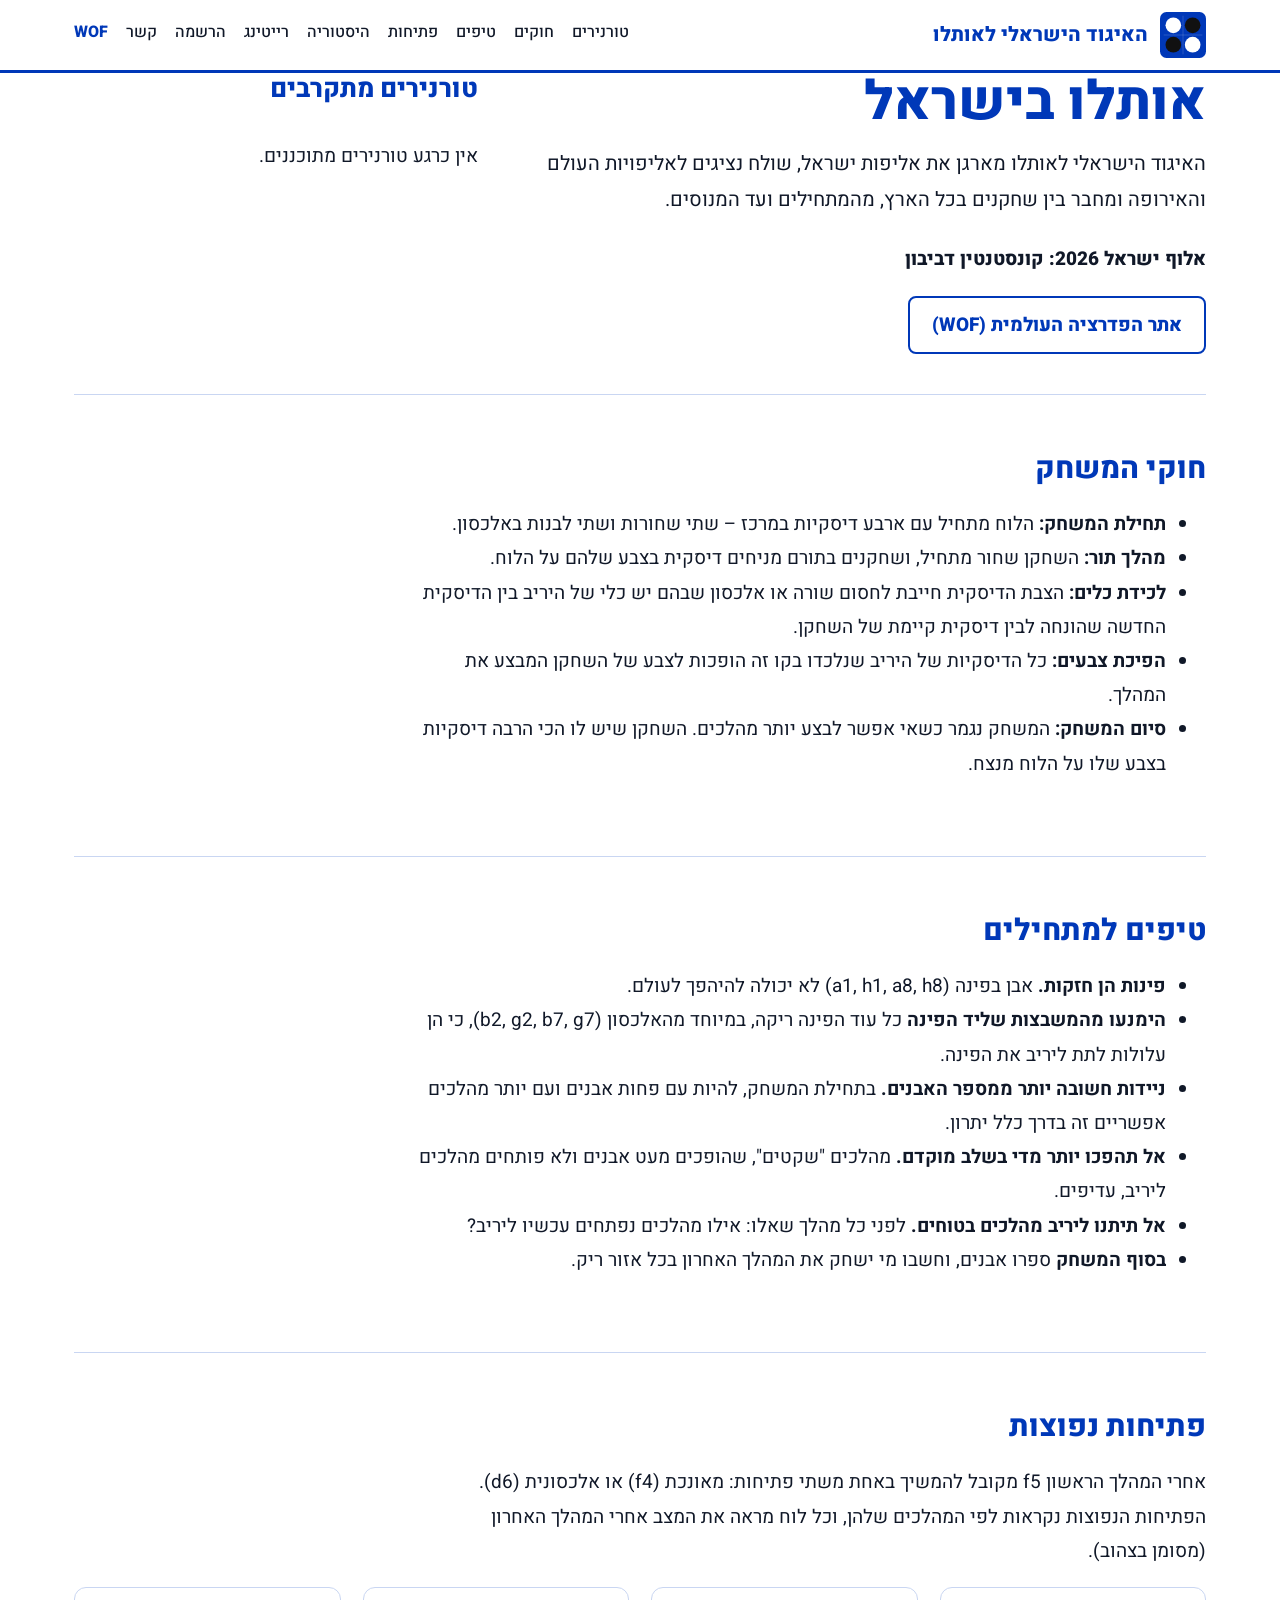
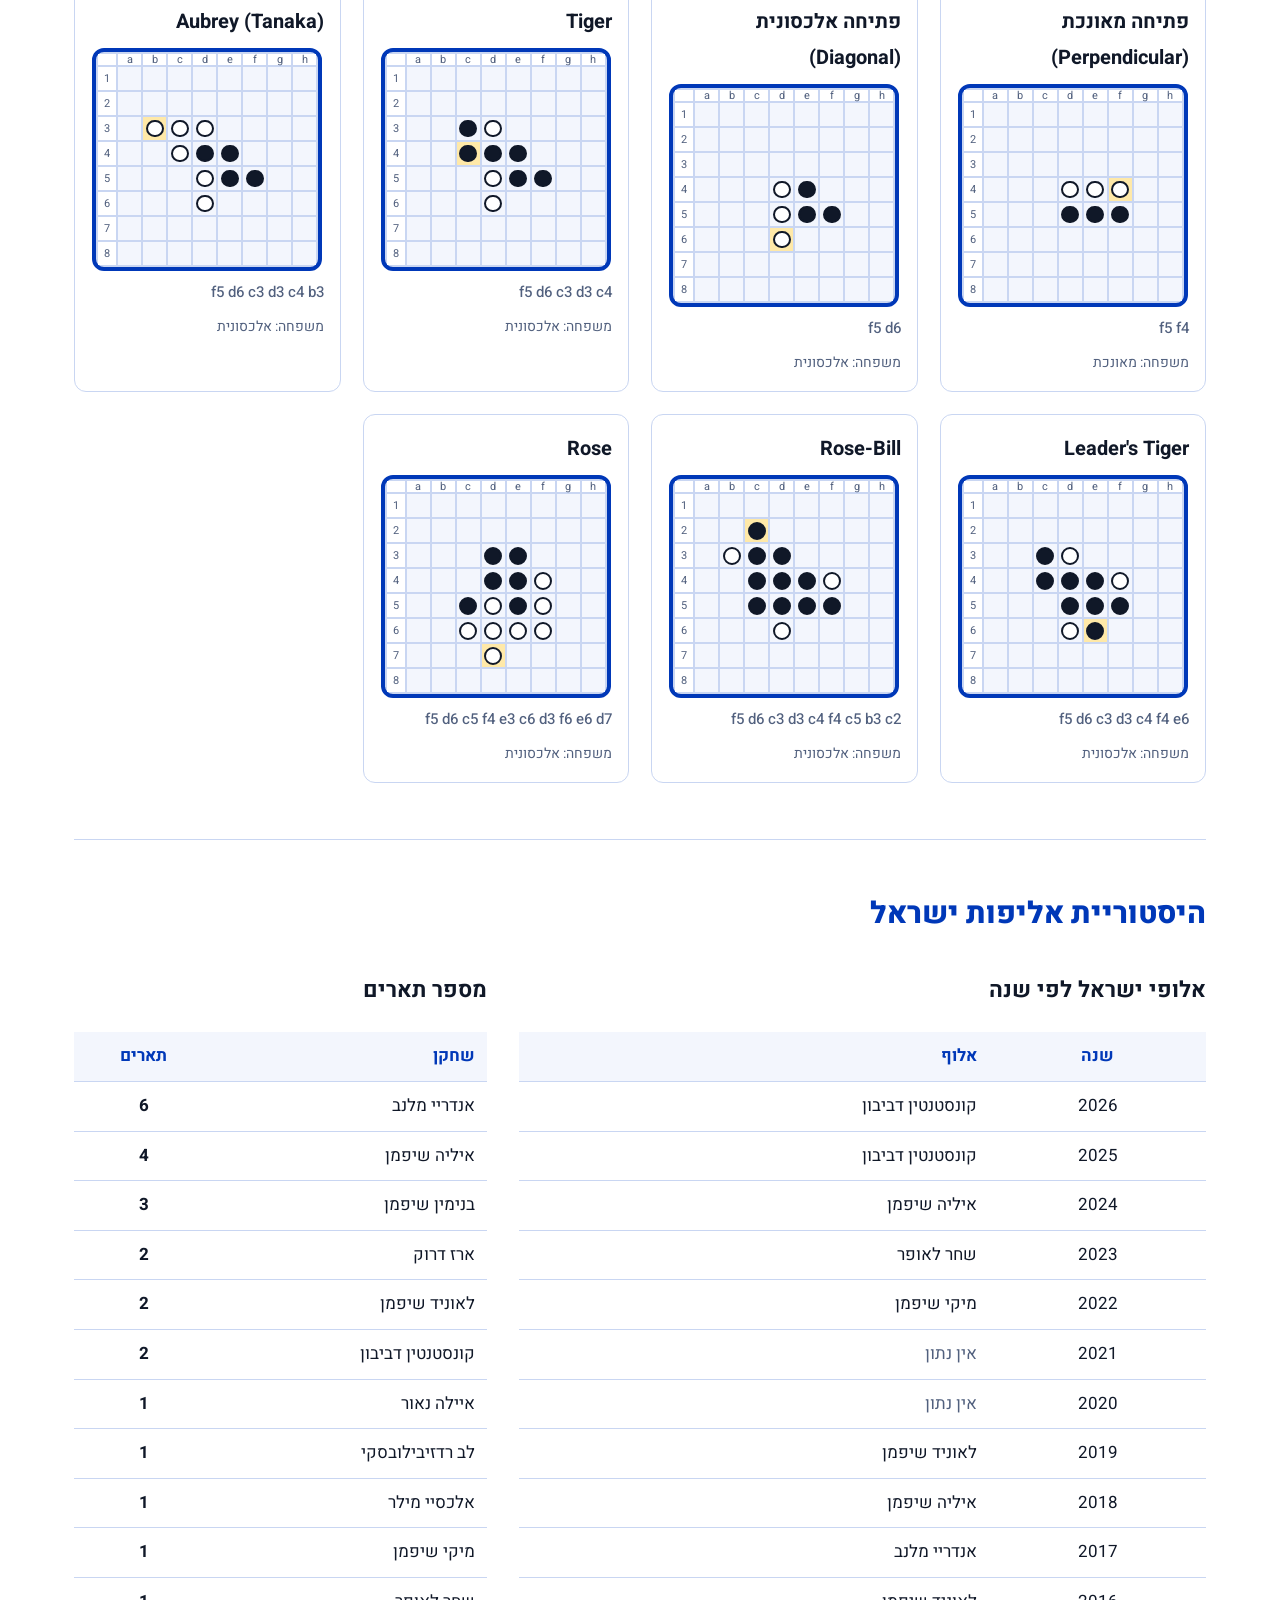
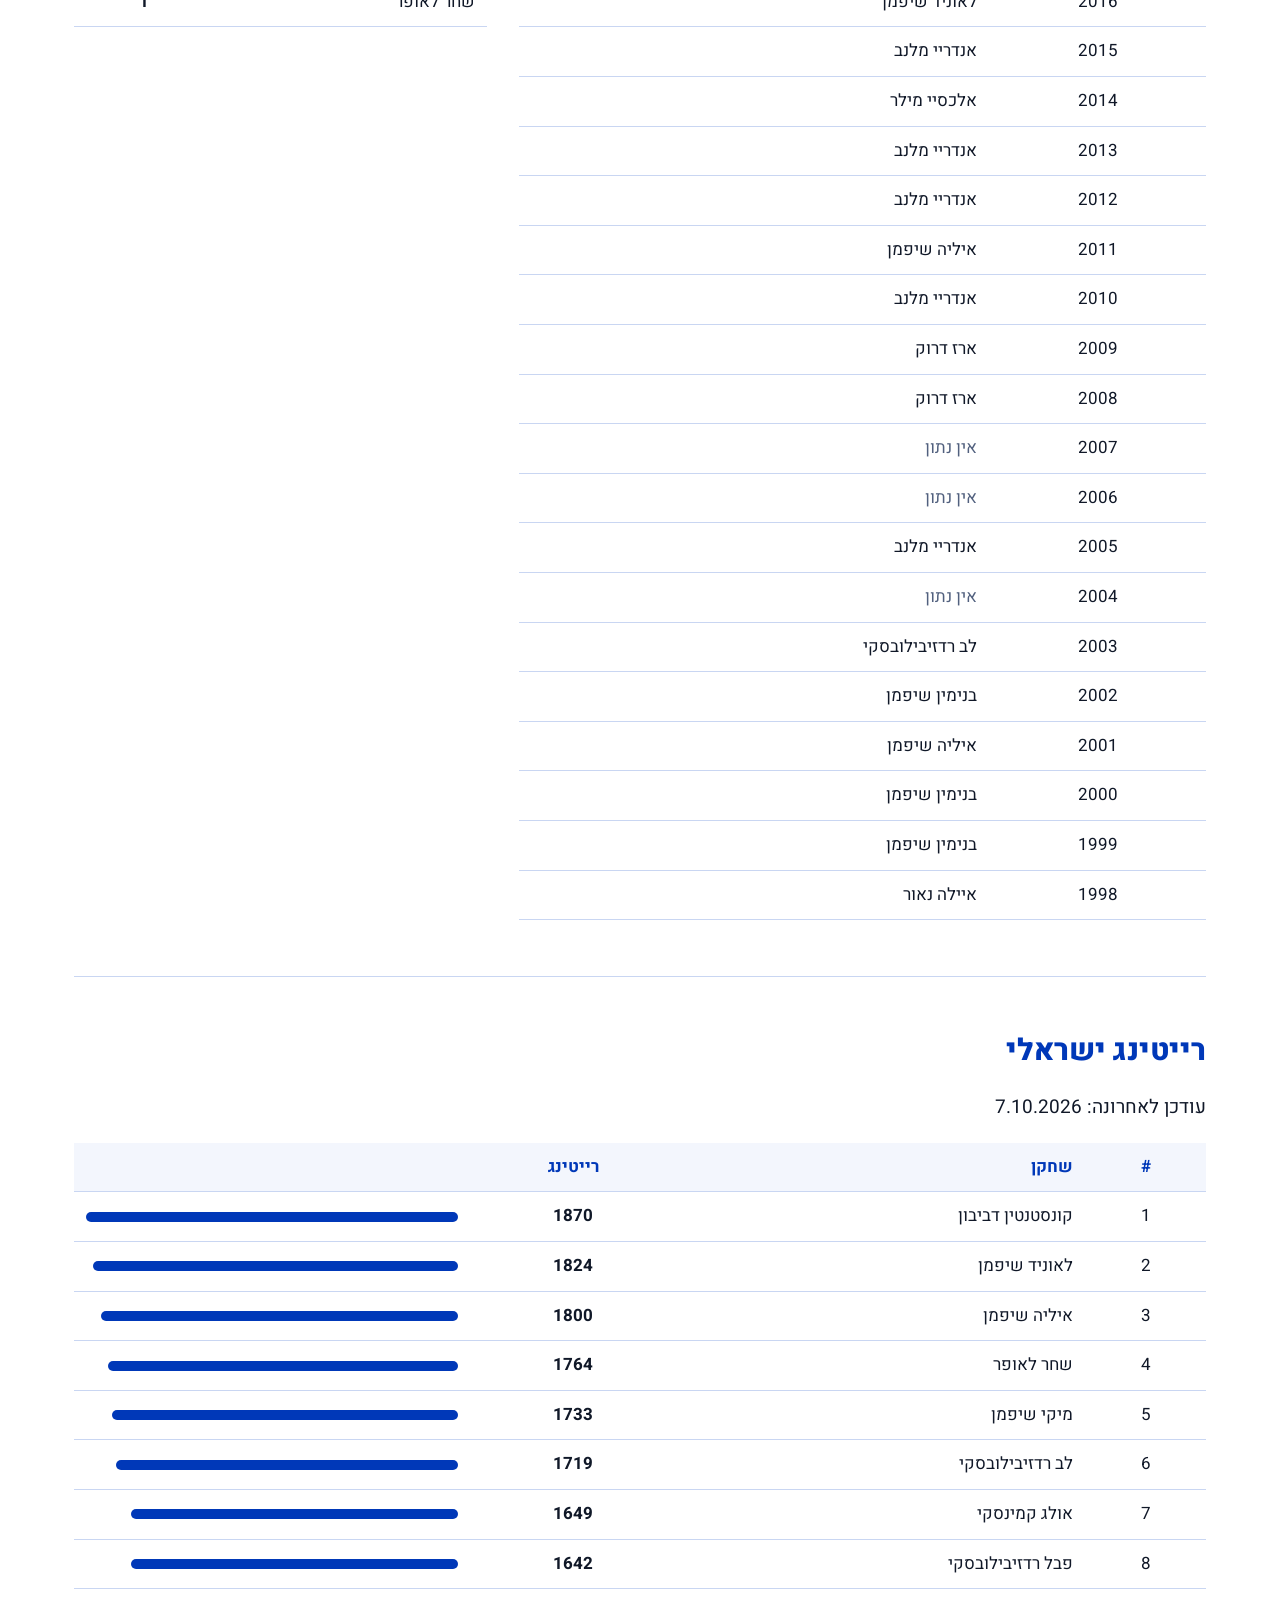
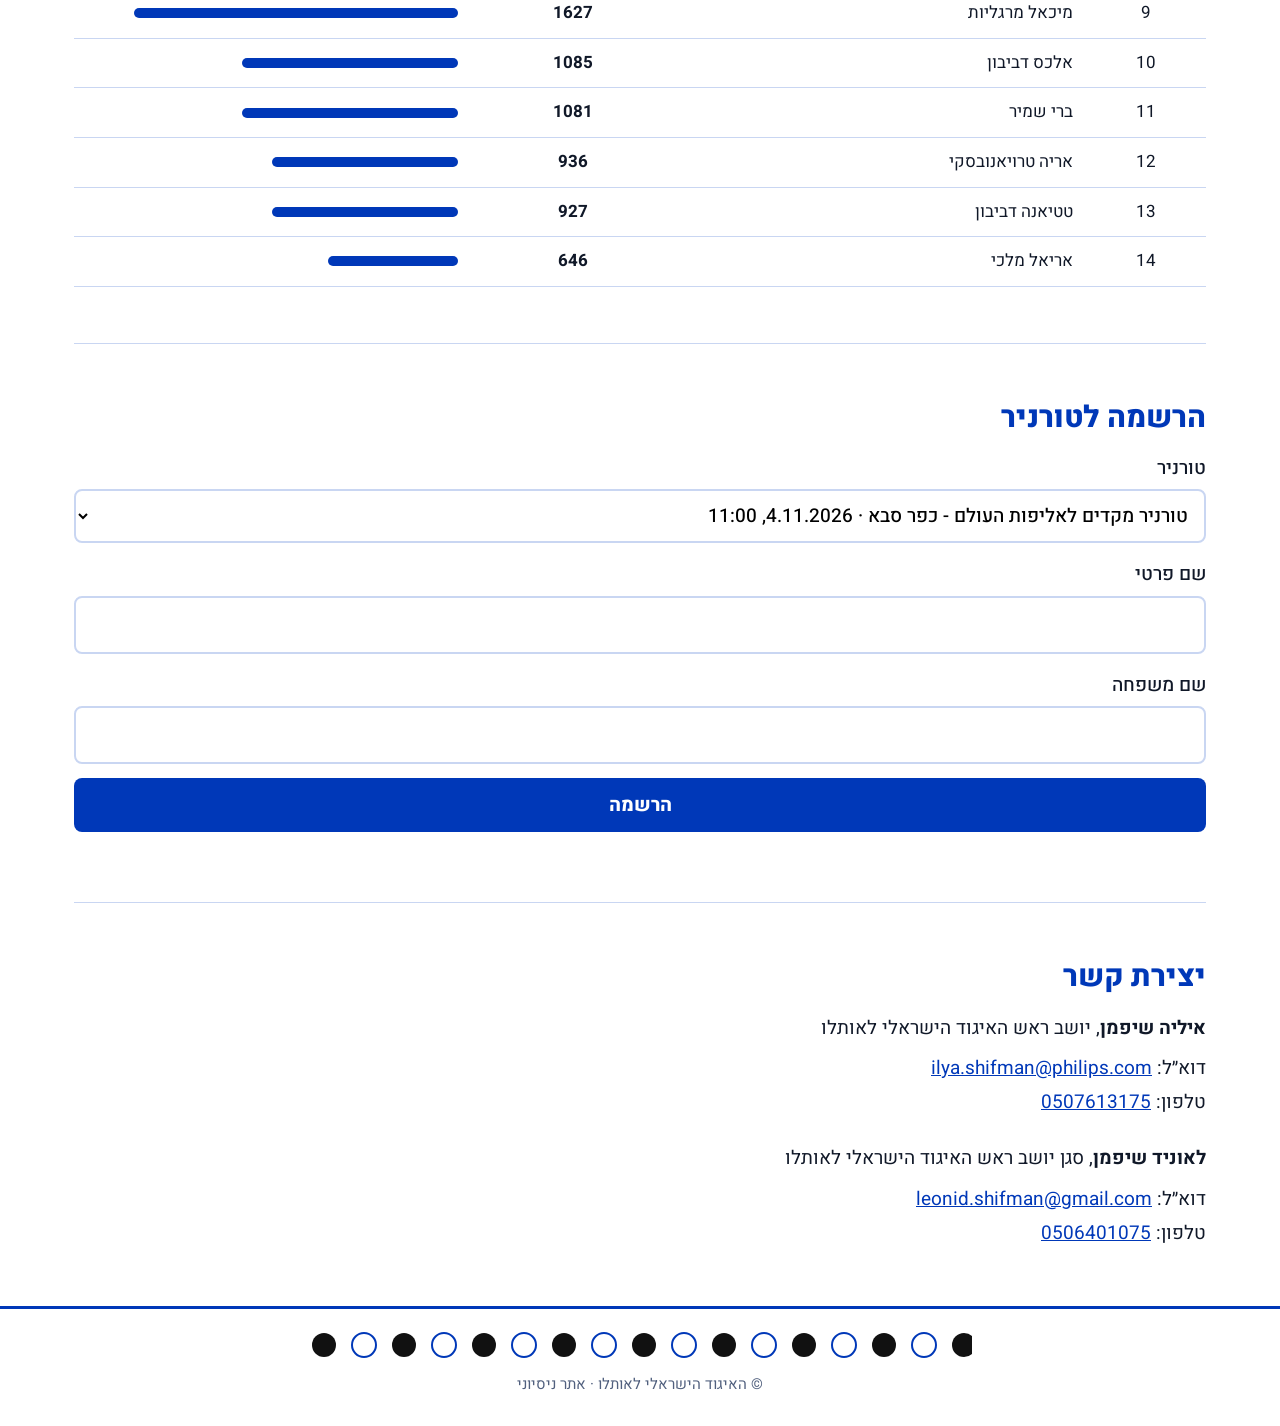
<file: index.html>
<!doctype html>
<html lang="he" dir="rtl">
<head>
<meta charset="utf-8">
<meta name="viewport" content="width=device-width, initial-scale=1">
<title>האיגוד הישראלי לאותלו</title>
<meta name="description" content="האתר של האיגוד הישראלי לאותלו: חוקים, טיפים, חידות, פתיחות, היסטוריה, רייטינג וטורנירים.">
<link rel="preconnect" href="https://fonts.googleapis.com">
<link href="https://fonts.googleapis.com/css2?family=Heebo:wght@400;500;800&display=swap" rel="stylesheet">
<link rel="stylesheet" href="style.css">
</head>
<body>
<header><div class="wrap">
<a class="brand" href="#top"><svg viewBox="0 0 200 200" width="46" height="46" aria-hidden="true"><rect width="200" height="200" rx="28" fill="#0038B8"/><path d="M100 16v168M16 100h168" stroke="#fff" stroke-opacity=".35" stroke-width="2"/><circle cx="58" cy="58" r="34" fill="#fff"/><circle cx="142" cy="58" r="34" fill="#111"/><circle cx="58" cy="142" r="34" fill="#111"/><circle cx="142" cy="142" r="34" fill="#fff"/></svg><span>האיגוד הישראלי לאותלו</span></a>
<nav aria-label="ניווט ראשי"><a href="#upcoming">טורנירים</a><a href="#rules">חוקים</a><a href="#tips">טיפים</a><a href="#openings">פתיחות</a><a href="#history">היסטוריה</a><a href="#rating">רייטינג</a><a href="#tournament">הרשמה</a><a href="#contact">קשר</a><a class="ext" href="https://www.worldothello.org/" target="_blank" rel="noopener">WOF</a></nav>
</div></header>

<main id="top" class="wrap">
<div class="hero" style="padding-bottom:40px">
<div>
<h1>אותלו בישראל</h1>
<p class="lead">האיגוד הישראלי לאותלו מארגן את אליפות ישראל, שולח נציגים לאליפויות העולם והאירופה ומחבר בין שחקנים בכל הארץ, מהמתחילים ועד המנוסים.</p>
<p id="champ" style="font-weight:800"></p>
<div class="btns"><a class="btn alt" href="https://www.worldothello.org/" target="_blank" rel="noopener">אתר הפדרציה העולמית (WOF)</a></div>
</div>
<aside id="upcoming" aria-label="טורנירים מתקרבים"><h2 style="margin:0 0 14px">טורנירים מתקרבים</h2><div class="up" id="up"></div></aside>
</div>

<section id="rules"><h2>חוקי המשחק</h2>
<ul>
<li><b>תחילת המשחק:</b> הלוח מתחיל עם ארבע דיסקיות במרכז – שתי שחורות ושתי לבנות באלכסון.</li>
<li><b>מהלך תור:</b> השחקן שחור מתחיל, ושחקנים בתורם מניחים דיסקית בצבע שלהם על הלוח.</li>
<li><b>לכידת כלים:</b> הצבת הדיסקית חייבת לחסום שורה או אלכסון שבהם יש כלי של היריב בין הדיסקית החדשה שהונחה לבין דיסקית קיימת של השחקן.</li>
<li><b>הפיכת צבעים:</b> כל הדיסקיות של היריב שנלכדו בקו זה הופכות לצבע של השחקן המבצע את המהלך.</li>
<li><b>סיום המשחק:</b> המשחק נגמר כשאי אפשר לבצע יותר מהלכים. השחקן שיש לו הכי הרבה דיסקיות בצבע שלו על הלוח מנצח.</li>
</ul></section>

<section id="tips"><h2>טיפים למתחילים</h2>
<ul>
<li><b>פינות הן חזקות.</b> אבן בפינה (a1, h1, a8, h8) לא יכולה להיהפך לעולם.</li>
<li><b>הימנעו מהמשבצות שליד הפינה</b> כל עוד הפינה ריקה, במיוחד מהאלכסון (b2, g2, b7, g7), כי הן עלולות לתת ליריב את הפינה.</li>
<li><b>ניידות חשובה יותר ממספר האבנים.</b> בתחילת המשחק, להיות עם פחות אבנים ועם יותר מהלכים אפשריים זה בדרך כלל יתרון.</li>
<li><b>אל תהפכו יותר מדי בשלב מוקדם.</b> מהלכים "שקטים", שהופכים מעט אבנים ולא פותחים מהלכים ליריב, עדיפים.</li>
<li><b>אל תיתנו ליריב מהלכים בטוחים.</b> לפני כל מהלך שאלו: אילו מהלכים נפתחים עכשיו ליריב?</li>
<li><b>בסוף המשחק</b> ספרו אבנים, וחשבו מי ישחק את המהלך האחרון בכל אזור ריק.</li>
</ul></section>

<section id="openings"><h2>פתיחות נפוצות</h2>
<p>אחרי המהלך הראשון f5 מקובל להמשיך באחת משתי פתיחות: מאונכת (f4) או אלכסונית (d6). הפתיחות הנפוצות נקראות לפי המהלכים שלהן, וכל לוח מראה את המצב אחרי המהלך האחרון (מסומן בצהוב).</p>
<div class="grid" id="ops"></div></section>

<section id="history"><h2>היסטוריית אליפות ישראל</h2>
<div class="hero" style="gap:32px">
<div><h3>אלופי ישראל לפי שנה</h3><div class="tw"><table><thead><tr><th class="n">שנה</th><th>אלוף</th></tr></thead><tbody id="ch"></tbody></table></div></div>
<div><h3>מספר תארים</h3><div class="tw"><table><thead><tr><th>שחקן</th><th class="n">תארים</th></tr></thead><tbody id="lb"></tbody></table></div></div>
</div>
</section>

<section id="rating"><h2>רייטינג ישראלי</h2>
<p>עודכן לאחרונה: <span id="upd"></span></p>
<div class="tw"><table><thead><tr><th class="n">#</th><th>שחקן</th><th class="n">רייטינג</th><th></th></tr></thead><tbody id="rt"></tbody></table></div></section>

<section id="tournament"><h2>הרשמה לטורניר</h2>
<p id="tnone" hidden>אין כרגע טורניר פתוח להרשמה.</p>
<form id="tform" hidden><label>טורניר<select name="tsel" id="tsel"></select></label><label>שם פרטי<input name="firstName" required maxlength="40" autocomplete="given-name"></label><label>שם משפחה<input name="lastName" required maxlength="40" autocomplete="family-name"></label><button class="btn" type="submit">הרשמה</button><div id="tmsg" aria-live="polite"></div></form></section>

<section id="contact"><h2>יצירת קשר</h2>
<p style="margin:0 0 6px"><b>איליה שיפמן</b>, יושב ראש האיגוד הישראלי לאותלו</p>
<p style="margin:0">דוא״ל: <a class="ltr" href="mailto:ilya.shifman@philips.com">ilya.shifman@philips.com</a></p>
<p style="margin:0">טלפון: <a class="ltr" href="tel:0507613175">0507613175</a></p>
<p style="margin:22px 0 6px"><b>לאוניד שיפמן</b>, סגן יושב ראש האיגוד הישראלי לאותלו</p>
<p style="margin:0">דוא״ל: <a class="ltr" href="mailto:leonid.shifman@gmail.com">leonid.shifman@gmail.com</a></p>
<p style="margin:0">טלפון: <a class="ltr" href="tel:0506401075">0506401075</a></p></section>
</main>

<footer><svg viewBox="0 0 664 32" width="664" height="32" aria-hidden="true" id="strip"></svg>© האיגוד הישראלי לאותלו · אתר ניסיוני</footer>
<button id="totop" type="button" aria-label="חזרה לראש העמוד">↑</button>
<script src="data.js"></script>
<script src="firebase-config.js"></script>
<script type="module" src="app.js"></script>
</body>
</html>
</file>
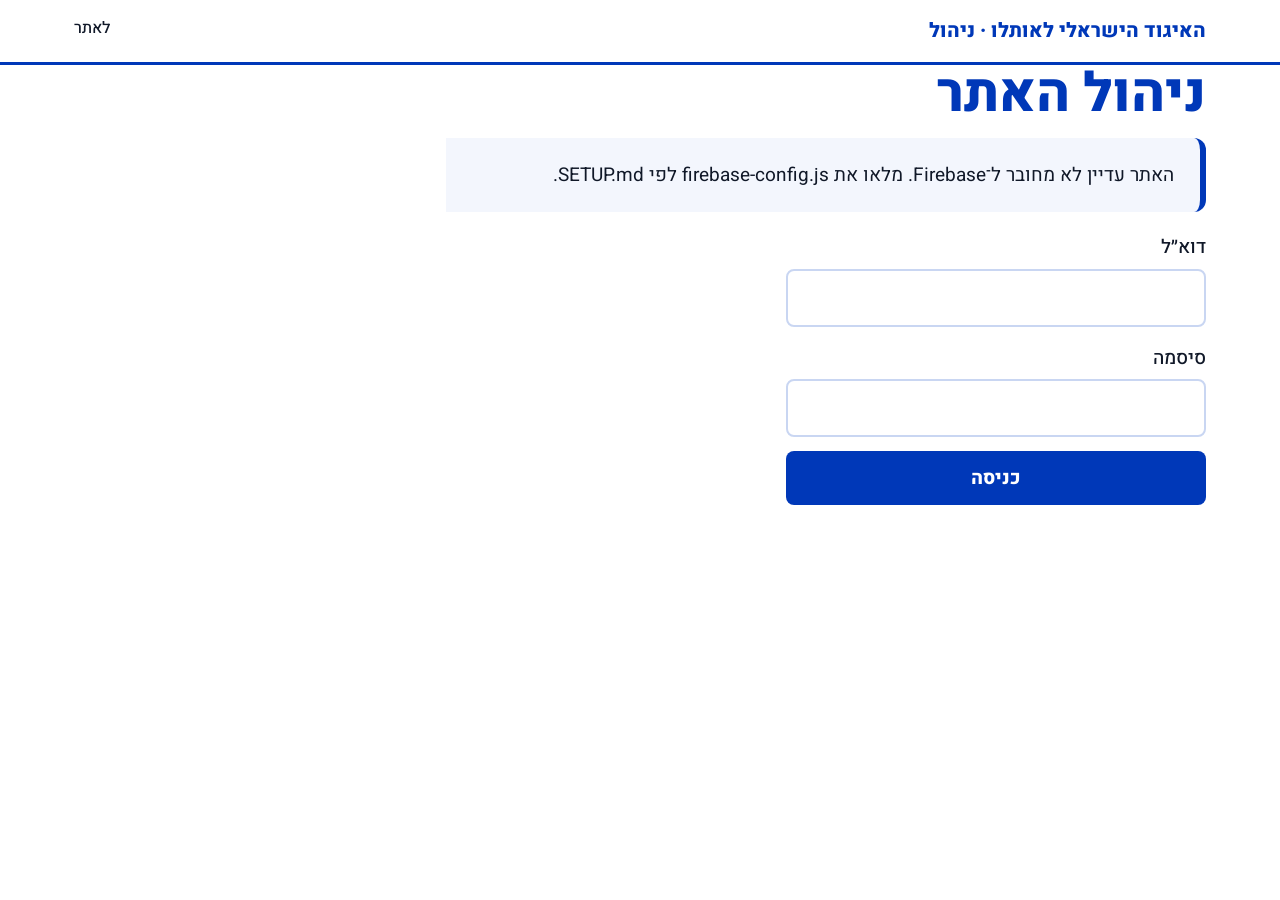
<file: admin.html>
<!doctype html>
<html lang="he" dir="rtl">
<head>
<meta charset="utf-8"><meta name="viewport" content="width=device-width, initial-scale=1"><meta name="robots" content="noindex">
<title>ניהול – האיגוד הישראלי לאותלו</title>
<link href="https://fonts.googleapis.com/css2?family=Heebo:wght@400;500;800&display=swap" rel="stylesheet">
<link rel="stylesheet" href="style.css">
</head>
<body>
<header><div class="wrap"><a class="brand" href="index.html"><span>האיגוד הישראלי לאותלו · ניהול</span></a><nav><a href="index.html">לאתר</a></nav></div></header>
<main class="wrap" id="top">
<h1>ניהול האתר</h1>
<p id="nocfg" hidden class="card">האתר עדיין לא מחובר ל־Firebase. מלאו את firebase-config.js לפי SETUP.md.</p>
<form id="login"><label>דוא״ל<input type="email" id="em" required autocomplete="username"></label><label>סיסמה<input type="password" id="pw" required autocomplete="current-password"></label><button class="btn" type="submit">כניסה</button><div id="lmsg" aria-live="polite"></div></form>
<div id="panel" hidden>
<div class="btns" style="margin-bottom:12px"><button class="btn alt sm" id="imp" type="button">ייבוא נתוני התחלה מ־data.js</button><button class="btn alt sm" id="out" type="button">יציאה</button></div>
<div id="secs"></div>
</div>
</main>
<script src="data.js"></script><script src="firebase-config.js"></script><script type="module" src="admin.js"></script>
</body>
</html>
</file>
<file: style.css>
:root{--blue:#0038B8;--ink:#101828;--mist:#F3F6FD;--line:#C9D6F2;--mute:#51607e;box-sizing:border-box}
*,*::before,*::after{box-sizing:inherit}
body{margin:0;font-family:'Heebo',Arial,sans-serif;color:var(--ink);background:#fff;line-height:1.8;font-size:18px}
a{color:var(--blue)}
:focus-visible{outline:3px solid var(--blue);outline-offset:3px}
.wrap{max-width:1040px;margin:0 auto;padding:0 24px}
header{border-bottom:3px solid var(--blue)}
header .wrap{display:flex;align-items:center;justify-content:space-between;gap:12px 24px;padding-top:12px;padding-bottom:12px;flex-wrap:wrap}
.brand{display:flex;align-items:center;gap:12px;text-decoration:none;color:var(--blue);font-weight:800;font-size:20px;line-height:1.2}
nav{display:flex;gap:6px 18px;flex-wrap:wrap;font-weight:500;font-size:16px}
nav a{text-decoration:none;color:var(--ink);padding:2px 0;border-bottom:3px solid transparent}
nav a:hover,nav a.on{color:var(--blue);border-color:var(--blue)}
nav a.ext{color:var(--blue);font-weight:800}
main{padding:44px 0 56px;min-height:60vh}
h1{margin:0 0 14px;font-size:clamp(34px,5.5vw,54px);line-height:1.1;font-weight:800;color:var(--blue)}
h2{margin:36px 0 14px;font-size:26px;color:var(--blue);font-weight:800;line-height:1.25}
.lead{font-size:20px;max-width:36em;margin:0 0 24px}
p,li{max-width:40em}
.btn{display:inline-block;background:var(--blue);color:#fff;text-decoration:none;font-weight:800;padding:10px 22px;border-radius:8px;border:0;font:inherit;font-weight:800;cursor:pointer}
.btn:hover{background:#002a8c}.btn.alt{background:#fff;color:var(--blue);border:2px solid var(--blue)}
.btns{display:flex;gap:12px;flex-wrap:wrap}
.hero{display:grid;grid-template-columns:1.1fr .9fr;gap:40px;align-items:center}
.bd{display:grid;grid-template-columns:18px repeat(8,1fr);gap:2px;direction:ltr;width:100%;max-width:400px;background:var(--line);padding:2px;border:4px solid var(--blue);border-radius:12px}
.bd.mini{max-width:230px;font-size:10px}
.lbl{display:grid;place-items:center;font-size:11px;color:var(--mute);background:#fff;aspect-ratio:auto;line-height:1}
.cell{aspect-ratio:1;background:var(--mist);display:grid;place-items:center;border:0;padding:0;cursor:pointer}
.cell.mark{background:#FFE9A8}
.disc{width:78%;height:78%;border-radius:50%;background:var(--ink);border:2px solid var(--ink)}
.disc.w{background:#fff}
.hint{font-size:14px;color:var(--mute);margin:8px 0 0}
table{width:100%;border-collapse:collapse;font-size:17px}
th,td{padding:9px 12px;text-align:right;border-bottom:1px solid var(--line)}
th{background:var(--mist);color:var(--blue)}
td.n,th.n{text-align:center;font-variant-numeric:tabular-nums}
.tw{overflow-x:auto}
.bar{height:10px;background:var(--blue);border-radius:5px;min-width:4px}
.card{background:var(--mist);border-right:6px solid var(--blue);padding:20px 26px;border-radius:0 12px 12px 0;margin:0 0 18px}
.card h3{margin:0 0 6px;font-size:22px}
.grid{display:grid;grid-template-columns:repeat(auto-fill,minmax(250px,1fr));gap:22px}
.op{border:1px solid var(--line);border-radius:12px;padding:16px;display:flex;flex-direction:column;gap:8px;align-items:center}
.op h3{margin:0;font-size:20px;align-self:flex-start}
.mv{direction:ltr;font-weight:500;font-size:15px;color:var(--mute);align-self:flex-start}
.pz{display:grid;grid-template-columns:minmax(0,1fr) minmax(0,1fr);gap:28px;align-items:start;margin:0 0 36px;padding-bottom:28px;border-bottom:1px solid var(--line)}
.fb{min-height:3.4em;font-weight:500}.fb.ok{color:#0a7a3b}.fb.no{color:#b42318}
.ltr{direction:ltr;unicode-bidi:isolate;display:inline-block}
form{display:grid;gap:14px;max-width:420px}
label{display:grid;gap:4px;font-weight:500}
input{font:inherit;padding:10px 12px;border:2px solid var(--line);border-radius:8px}
footer{border-top:3px solid var(--blue);padding:20px 0 28px;text-align:center;font-size:15px;color:var(--mute)}
footer svg{display:block;margin:0 auto 10px;max-width:100%;height:auto}
@media (max-width:760px){.hero,.pz{grid-template-columns:1fr}main{padding-top:30px}}
html{scroll-behavior:smooth;scroll-padding-top:70px}
header{position:sticky;top:0;background:#fff;z-index:20}
nav{flex-wrap:nowrap;overflow-x:auto;white-space:nowrap;max-width:100%;padding-bottom:2px}
section{padding:44px 0;border-top:1px solid var(--line)}
section h2{margin-top:0;font-size:30px}
.hero{align-items:start}
.up{display:grid;gap:12px}
.up .card{margin:0}
.tag{display:inline-block;font-size:13px;font-weight:800;background:var(--blue);color:#fff;border-radius:20px;padding:0 10px;margin-inline-start:8px}
.tag.il{background:#101828}
#totop{position:fixed;bottom:20px;left:20px;width:48px;height:48px;border-radius:50%;border:0;background:var(--blue);color:#fff;font-size:24px;cursor:pointer;box-shadow:0 2px 10px rgba(0,0,0,.25);opacity:0;pointer-events:none;transition:opacity .25s;z-index:30}
#totop.show{opacity:1;pointer-events:auto}
@media (prefers-reduced-motion:reduce){html{scroll-behavior:auto}}

select{font:inherit;padding:10px 12px;border:2px solid var(--line);border-radius:8px;background:#fff}
.arow{display:flex;flex-wrap:wrap;gap:8px 12px;align-items:end;padding:10px 0;border-bottom:1px solid var(--line)}
.arow label{font-size:14px;gap:2px}.arow input,.arow select{padding:6px 8px;font-size:16px;max-width:190px}
.arow input[type=checkbox]{width:22px;height:22px}.arow.new{background:var(--mist);padding:10px}
.btn.sm{padding:6px 14px;font-size:15px}.btn.del{background:#b42318}
.regs{background:var(--mist);padding:10px 14px;border-radius:8px;margin:6px 0}
.regs div{display:flex;gap:10px;align-items:center;padding:2px 0}
@media (min-width:1000px){body{font-size:19px}.wrap{max-width:1180px}.hero{grid-template-columns:1.25fr .75fr;gap:56px}.grid{grid-template-columns:repeat(4,1fr)}.bd{max-width:420px}section{padding:56px 0}}
#tform,#tform label{min-width:0;max-width:100%}
#tform select,#tform input{width:100%;min-width:0;max-width:100%}
#tform select{overflow:hidden;text-overflow:ellipsis;white-space:nowrap}
</file>
